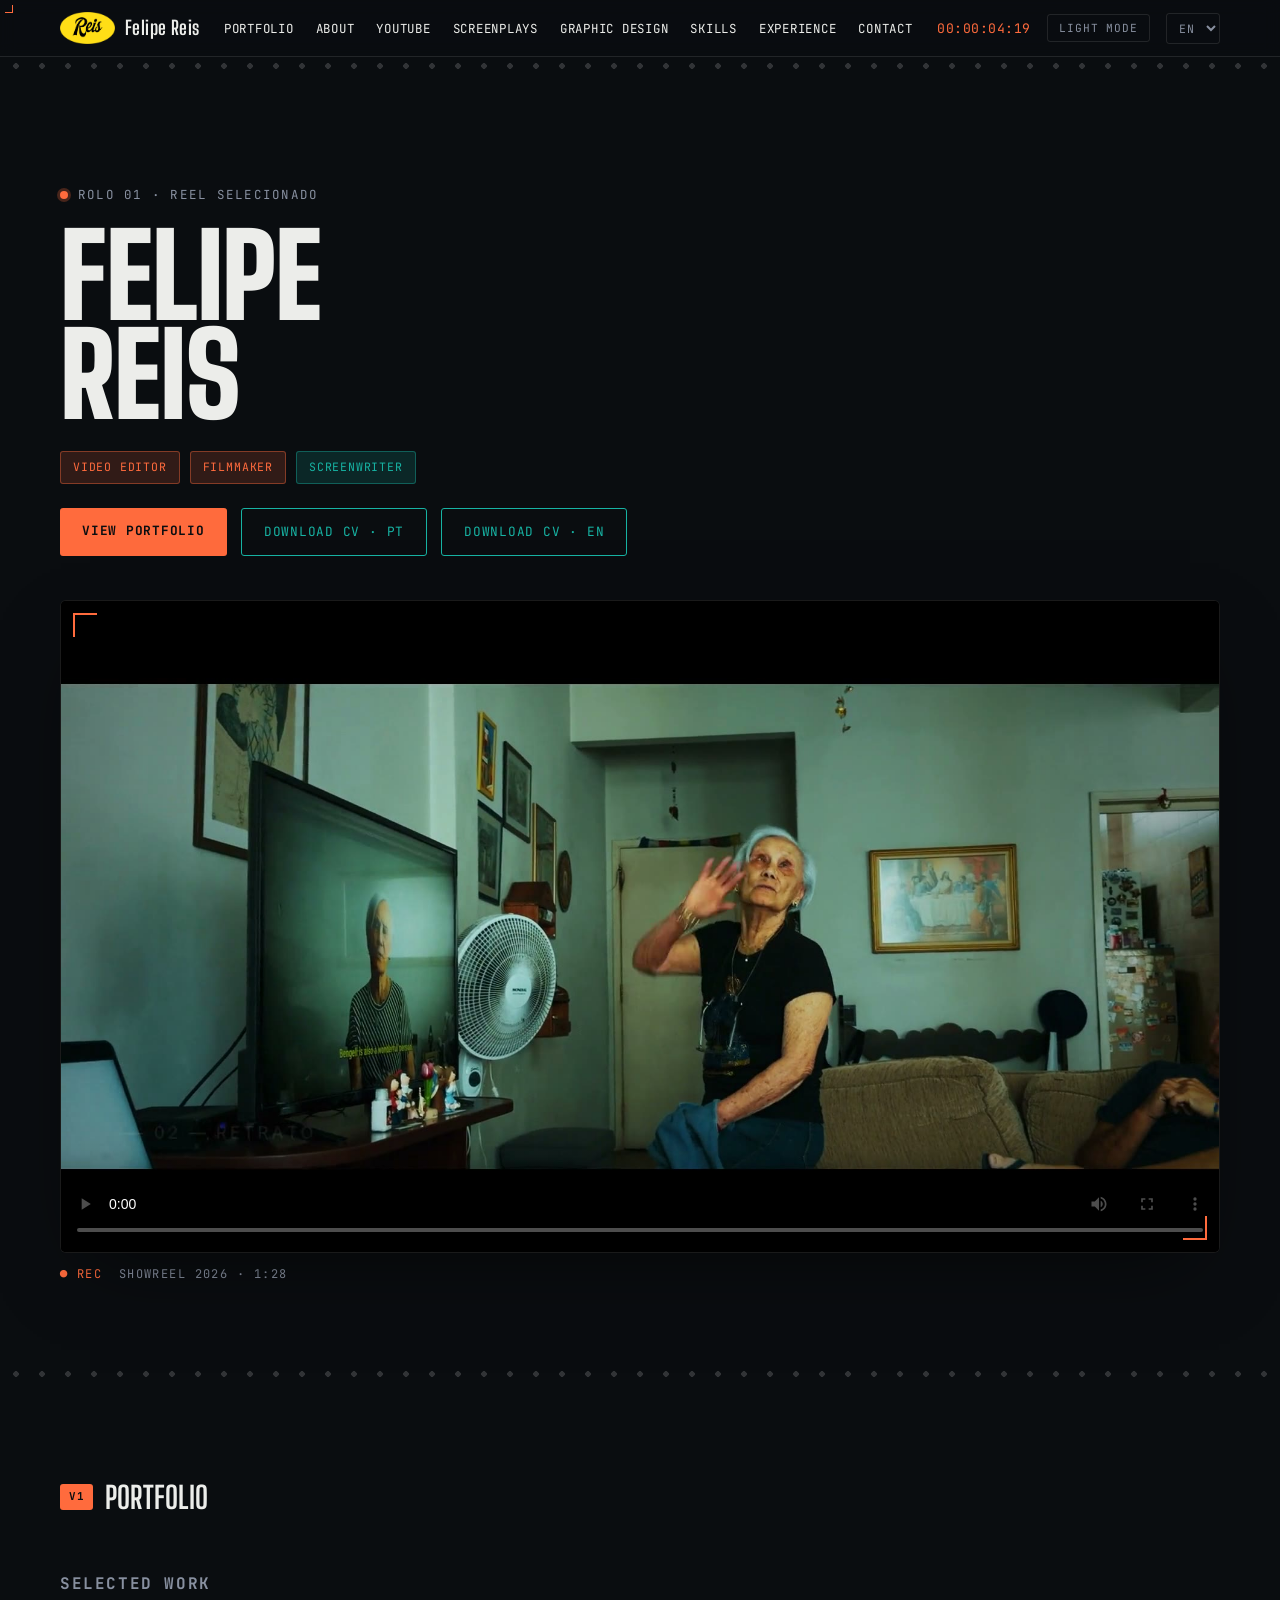
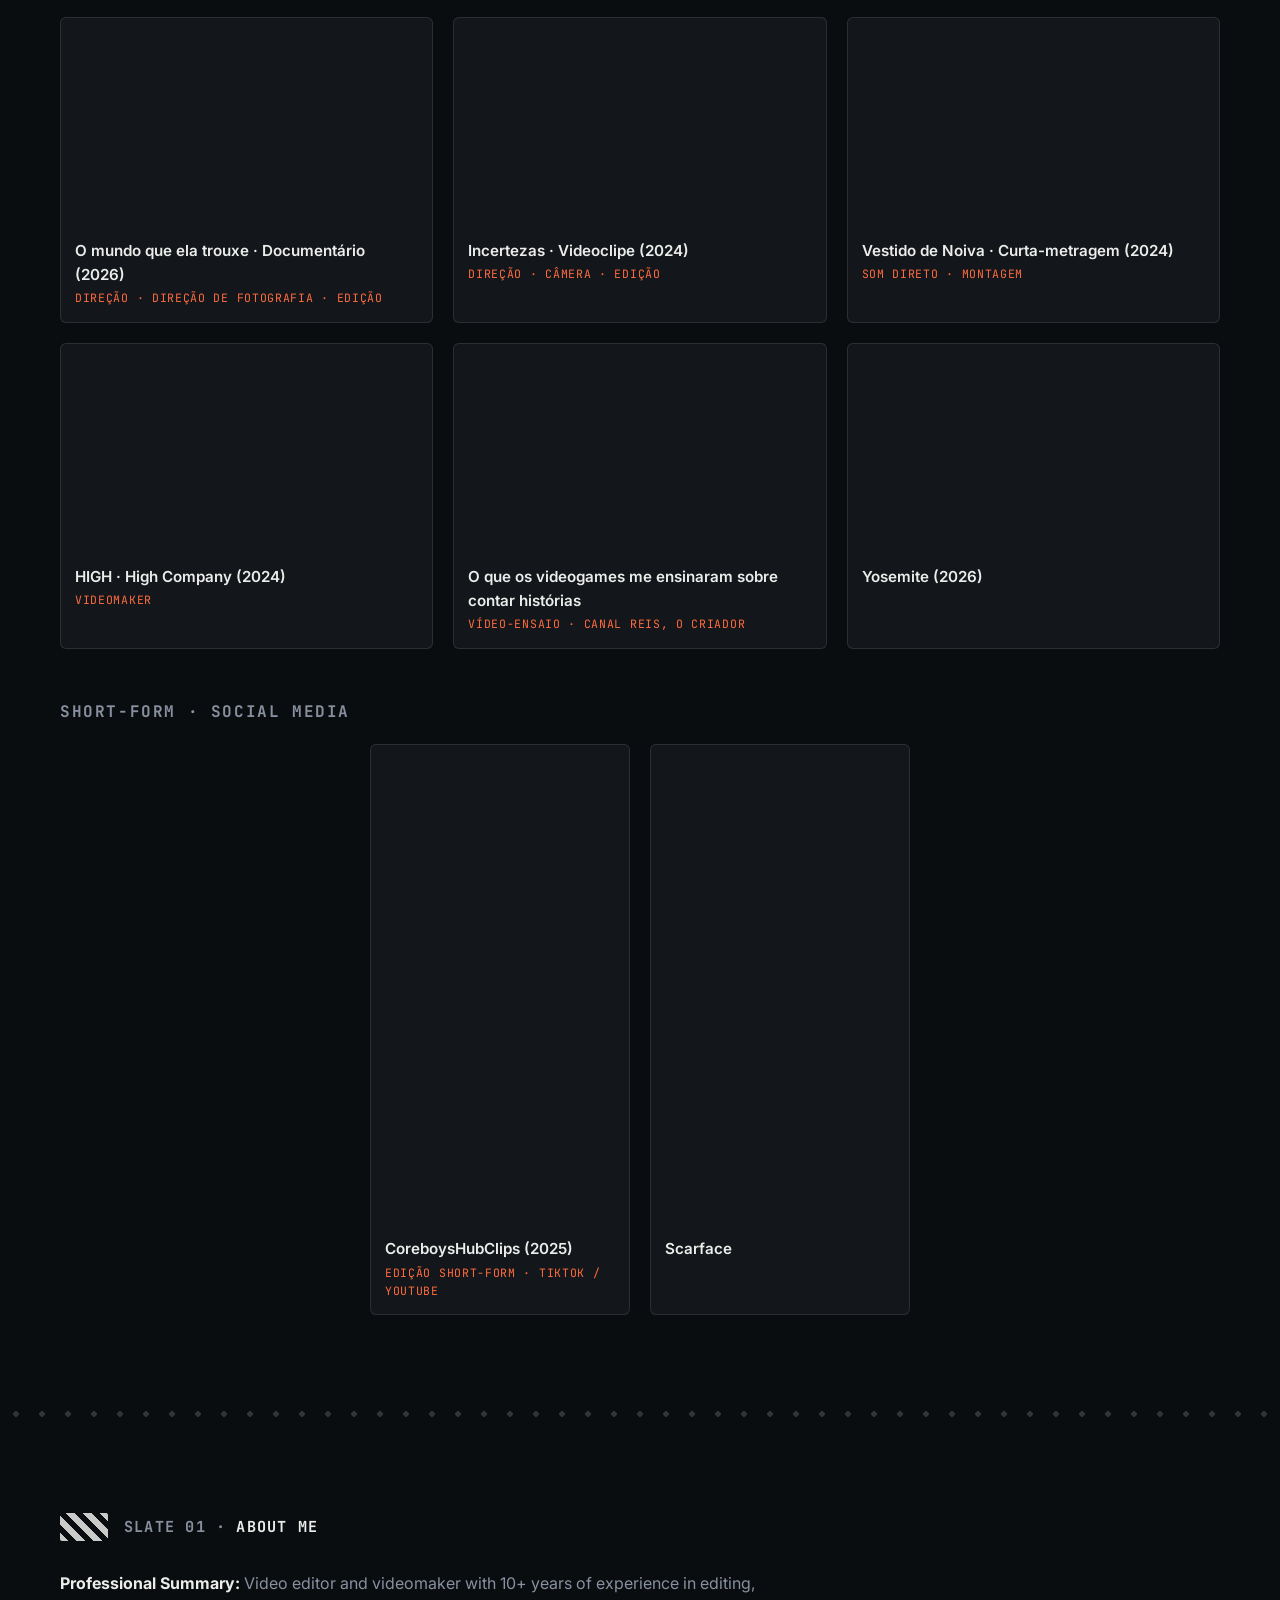
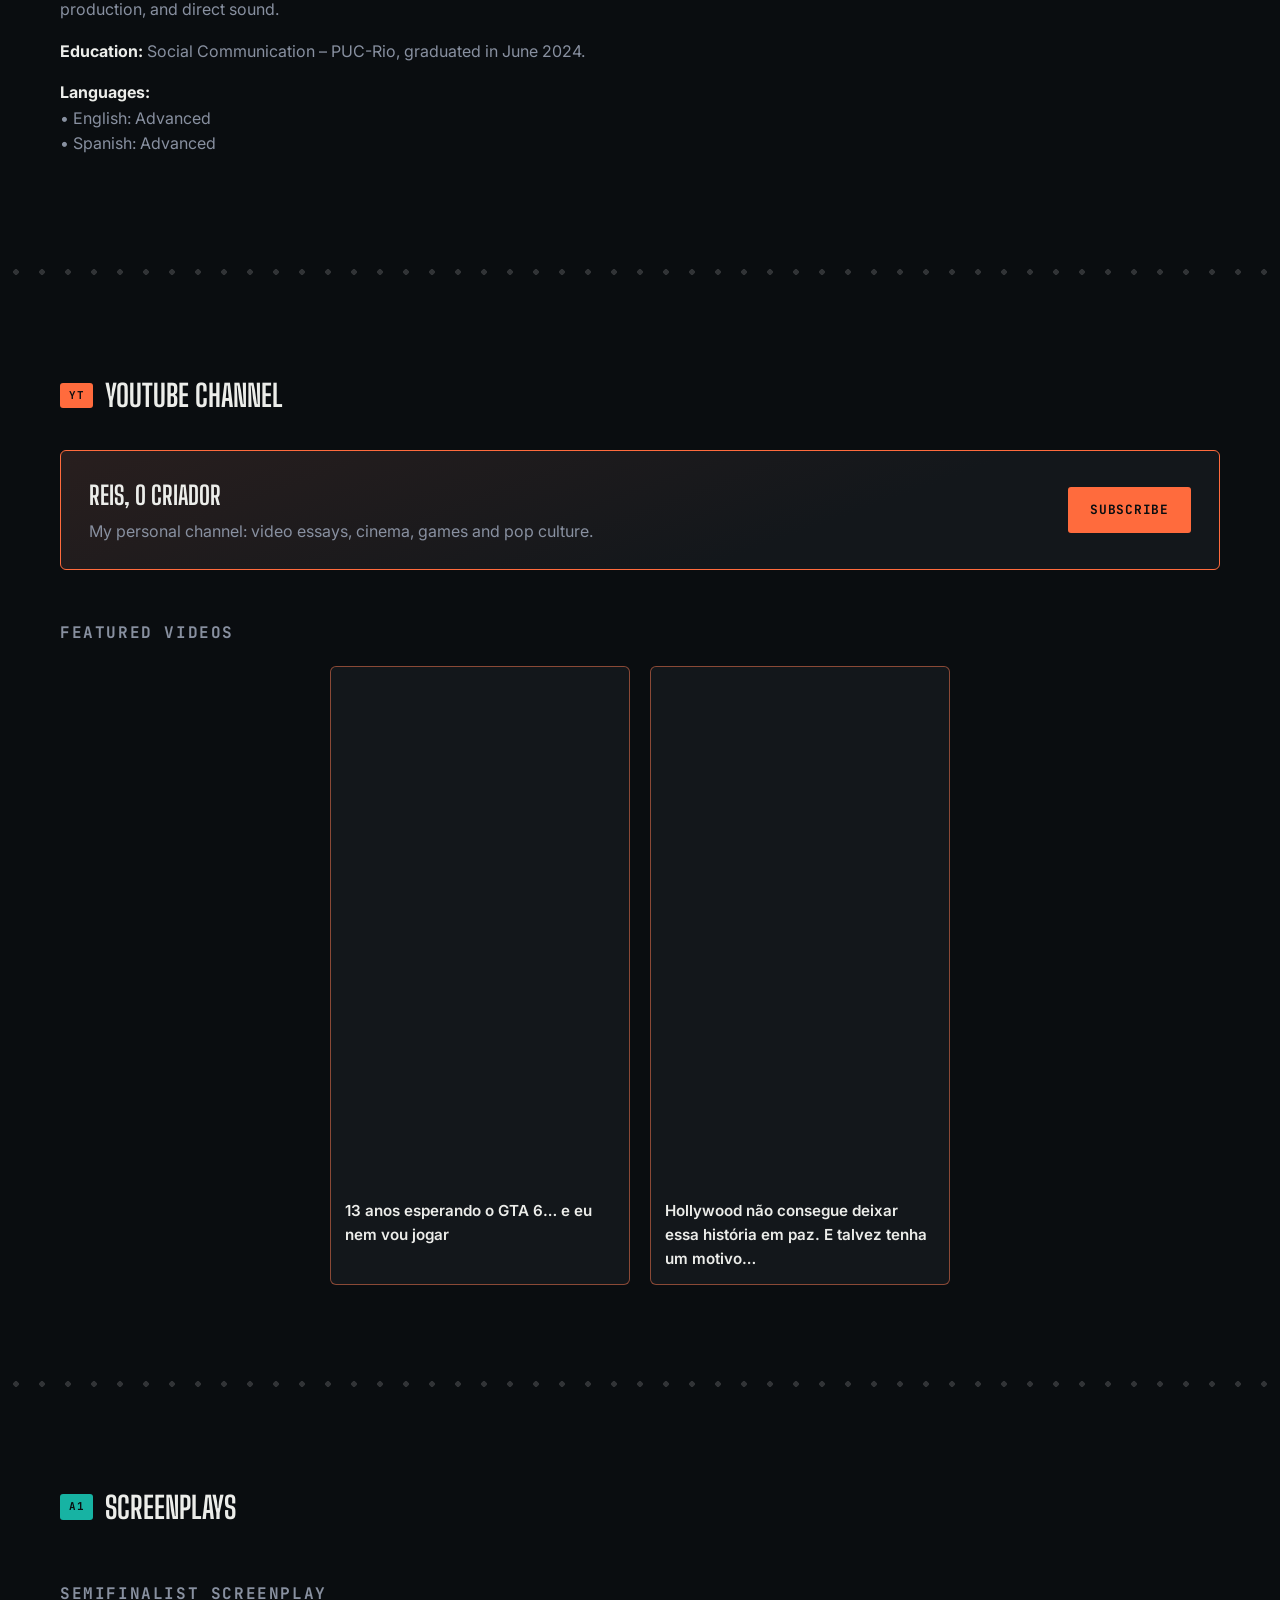
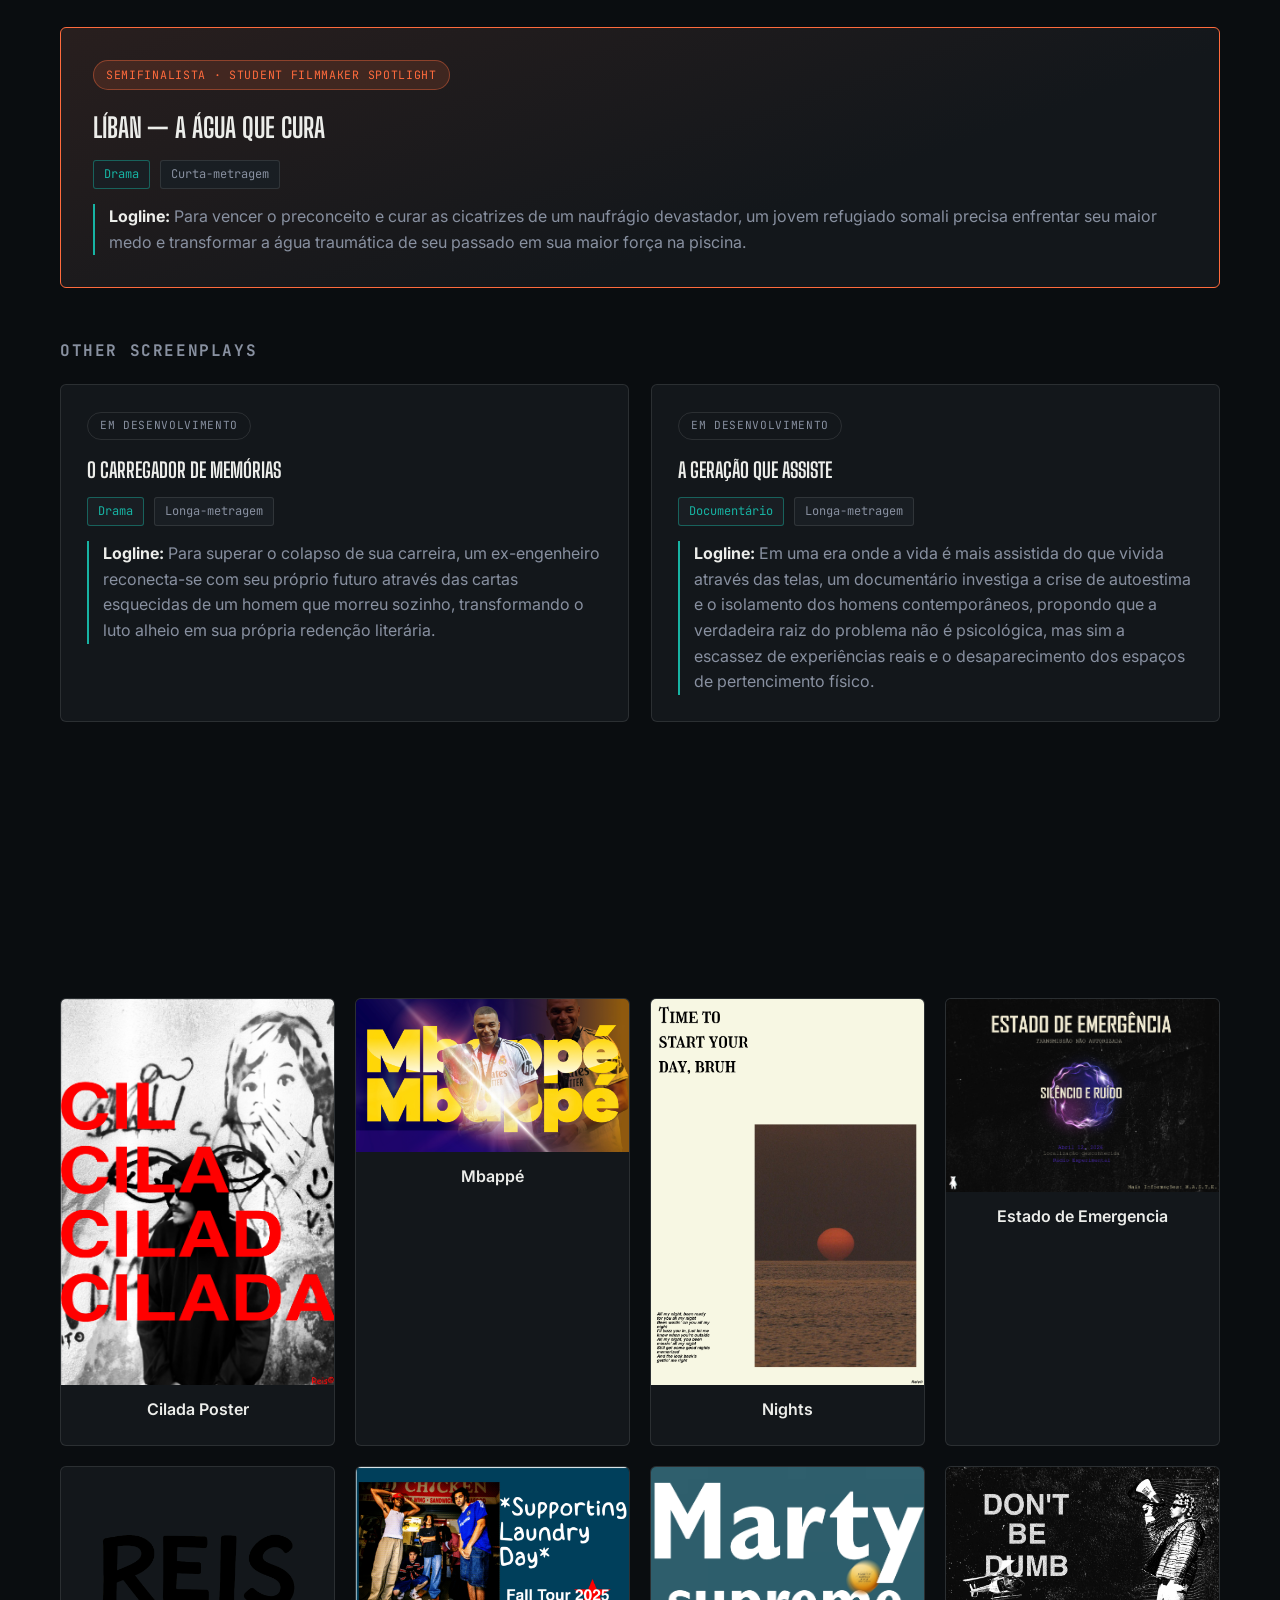
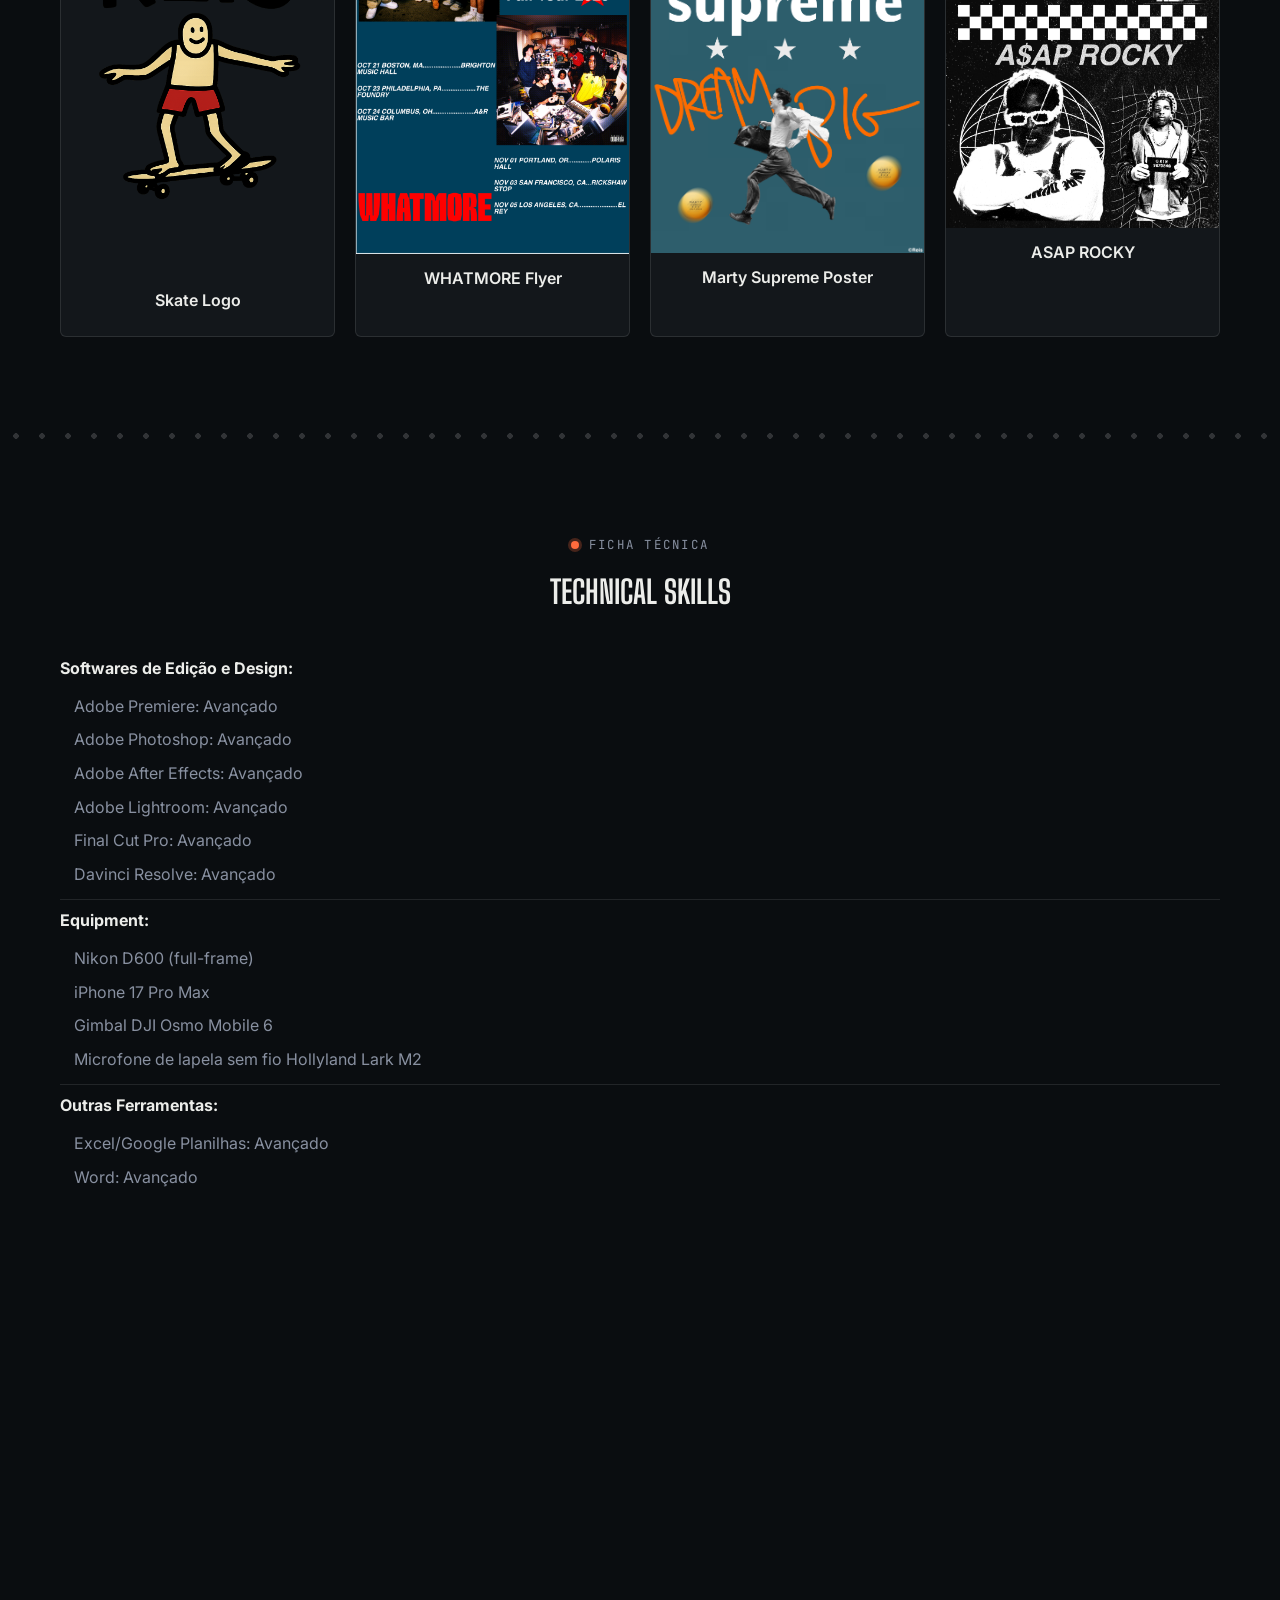
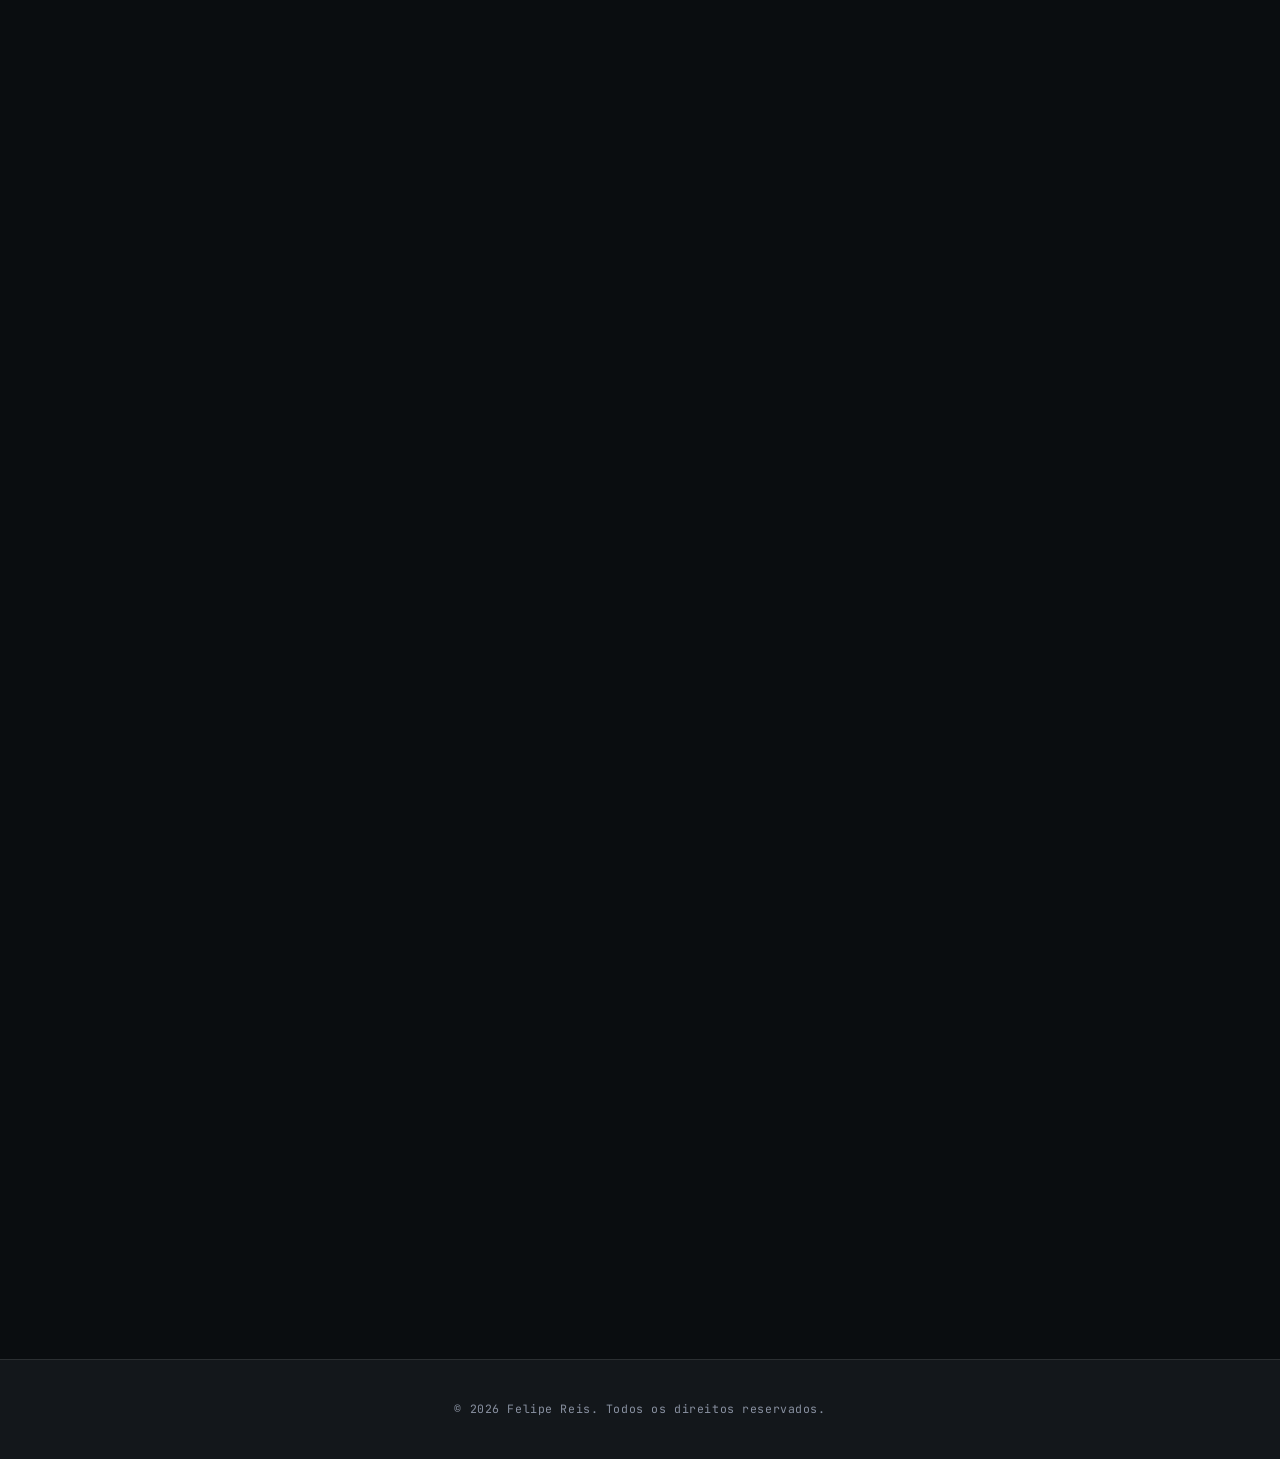
<file: index.html>
<!DOCTYPE html>
<html lang="pt-BR">

<head>
  <meta charset="UTF-8" />
  <meta name="viewport" content="width=device-width, initial-scale=1.0" />
  <title>Felipe Reis - Videomaker Portfolio</title>
  <meta name="description" content="Felipe Reis: editor de vídeo, videomaker e filmmaker no Rio de Janeiro. Showreel, documentários, videoclipes, curtas e conteúdo para redes." />
  <meta name="author" content="Felipe Reis" />
  <meta name="theme-color" content="#0A0D10" />
  <link rel="canonical" href="https://lipereis.github.io/video-portfolio/" />
  <link rel="icon" href="./img/reis_logo.png" />

  <!-- Open Graph (preview no WhatsApp, LinkedIn, Facebook) -->
  <meta property="og:type" content="website" />
  <meta property="og:locale" content="pt_BR" />
  <meta property="og:site_name" content="Felipe Reis" />
  <meta property="og:title" content="Felipe Reis · Editor de Vídeo &amp; Filmmaker" />
  <meta property="og:description" content="Showreel 2026 e trabalhos selecionados: documentário, videoclipe, curta-metragem, publicidade e short-form." />
  <meta property="og:url" content="https://lipereis.github.io/video-portfolio/" />
  <meta property="og:image" content="https://lipereis.github.io/video-portfolio/img/og-image.jpg" />
  <meta property="og:image:width" content="1200" />
  <meta property="og:image:height" content="630" />
  <meta property="og:image:alt" content="Frame do showreel de Felipe Reis" />

  <!-- Twitter / X -->
  <meta name="twitter:card" content="summary_large_image" />
  <meta name="twitter:title" content="Felipe Reis · Editor de Vídeo &amp; Filmmaker" />
  <meta name="twitter:description" content="Showreel 2026 e trabalhos selecionados: documentário, videoclipe, curta-metragem, publicidade e short-form." />
  <meta name="twitter:image" content="https://lipereis.github.io/video-portfolio/img/og-image.jpg" />
  <link rel="preconnect" href="https://fonts.googleapis.com">
  <link rel="preconnect" href="https://fonts.gstatic.com" crossorigin>
  <link href="https://fonts.googleapis.com/css2?family=Big+Shoulders+Display:wght@400;600;700;900&family=Inter:wght@400;500;600&family=JetBrains+Mono:wght@400;500;700&display=swap" rel="stylesheet">
  <link rel="stylesheet" href="styles.css" />
  <script>document.documentElement.classList.add('js');</script>
</head>

<body>
  <div id="cursor" aria-hidden="true">
    <span class="corner tl"></span><span class="corner tr"></span>
    <span class="corner bl"></span><span class="corner br"></span>
  </div>

  <header class="top">
    <div class="container top-row">
      <div class="brand">
        <img src="./img/reis_logo.png" alt="Felipe Reis Logo" class="logo" />
        <span>Felipe Reis</span>
      </div>

      <nav>
        <ul>
          <li><a href="#portfolio" id="nav-portfolio">Portfólio</a></li>
          <li><a href="#about" id="nav-about">Sobre</a></li>
          <li><a href="#youtube" id="nav-youtube">YouTube</a></li>
          <li><a href="#roteiros" id="nav-roteiros">Roteiros</a></li>
          <li><a href="#design" id="nav-design">Design Gráfico</a></li>
          <li><a href="#skills" id="nav-skills">Habilidades</a></li>
          <li><a href="#experience" id="nav-experience">Experiência</a></li>
          <li><a href="#contact" id="nav-contact">Contato</a></li>
        </ul>
      </nav>

      <div class="top-right">
        <span class="timecode" id="tc">00:00:00:00</span>
        <button class="theme-toggle" id="themeToggle" aria-pressed="false">Modo Claro</button>
        <div class="language-selector">
          <select id="language-select" onchange="changeLanguage()">
            <option value="pt">PT</option>
            <option value="en">EN</option>
          </select>
        </div>
      </div>
    </div>
  </header>

  <div class="filmrule"></div>

  <section class="hero">
    <div class="container">
      <p class="eyebrow">Rolo 01 · Reel Selecionado</p>
      <h1 class="hero-title">Felipe<br>Reis</h1>
      <div class="role-tags">
        <span class="tag v">Video Editor</span>
        <span class="tag v">Filmmaker</span>
        <span class="tag a">Screenwriter</span>
      </div>
      <div class="cta-row">
        <a class="btn solid" href="#portfolio" id="cta-portfolio">Ver Portfólio</a>
        <a class="btn outline" href="cv/Felipe_Reis_CV_PT.pdf" download id="cta-cv-pt">Baixar CV · PT</a>
        <a class="btn outline" href="cv/Felipe_Reis_CV_EN.pdf" download id="cta-cv-en">Baixar CV · EN</a>
      </div>

      <!-- SHOWREEL -->
      <figure class="showreel" id="showreel">
        <div class="showreel-frame">
          <video controls playsinline preload="metadata" poster="video/showreel_poster.jpg">
            <source src="video/showreel.mp4" type="video/mp4" />
          </video>
        </div>
        <figcaption><span class="rec">● REC</span> <span id="showreel-caption">Showreel 2026 · 1:28</span></figcaption>
      </figure>
    </div>
  </section>

  <div class="filmrule"></div>

  <section id="portfolio" class="track">
    <div class="container">
      <div class="track-header reveal">
        <h2 class="track-title"><span class="track-chip v">V1</span> <span id="portfolio-title">Portfólio</span></h2>
      </div>

      <!-- TRABALHOS SELECIONADOS (horizontais) -->
      <h3 class="portfolio-subtitle" id="films-title">Trabalhos Selecionados</h3>
      <div class="video-gallery" id="video-gallery"></div>

      <!-- SHORT-FORM (verticais) -->
      <h3 class="portfolio-subtitle" id="vertical-title">Short-form · Redes Sociais</h3>
      <div class="video-gallery vertical-gallery" id="vertical-gallery"></div>
    </div>
  </section>

  <div class="filmrule"></div>

  <section id="about" class="slate reveal">
    <div class="container">
      <div class="slate-header">
        <div class="slate-stripes"></div>
        <h2 class="slate-label"><span class="dim">Slate 01 ·</span> <span id="about-title">Sobre Mim</span></h2>
      </div>
      <div class="slate-body">
        <p id="about-objective"><strong>Resumo Profissional:</strong> Profissional com mais de 10 anos de experiência em edição de vídeo, atuando também em produção audiovisual e som direto.</p>
        <p id="about-education"><strong>Formação Acadêmica:</strong> Comunicação Social – Pontifícia Universidade Católica do Rio de Janeiro (PUC-Rio), formado em Junho/2024.</p>
        <p id="about-languages"><strong>Idiomas:</strong><br>• Inglês: Avançado<br>• Espanhol: Avançado</p>
      </div>
    </div>
  </section>

  <div class="filmrule"></div>

  <!-- SEÇÃO CANAL DO YOUTUBE -->
  <section id="youtube" class="track">
    <div class="container">
      <div class="track-header reveal">
        <h2 class="track-title"><span class="track-chip v">YT</span> <span id="youtube-title">Canal no YouTube</span></h2>
      </div>
      <div class="channel-banner">
        <div class="channel-info">
          <p class="channel-name">Reis, o Criador</p>
          <p class="channel-desc" id="youtube-desc">Meu canal pessoal: vídeo-ensaios, cinema, games e cultura pop.</p>
        </div>
        <a class="btn solid" id="youtube-cta" href="https://www.youtube.com/@reisocriador?sub_confirmation=1" target="_blank" rel="noopener">Inscrever-se</a>
      </div>
      <h3 class="portfolio-subtitle" id="youtube-featured-title">Vídeos em Destaque</h3>
      <div class="video-gallery featured-gallery" id="youtube-gallery"></div>
    </div>
  </section>

  <div class="filmrule"></div>

  <!-- SEÇÃO DE ROTEIROS -->
  <section id="roteiros" class="track">
    <div class="container">
      <div class="track-header reveal">
        <h2 class="track-title"><span class="track-chip a">A1</span> <span id="roteiros-title">Roteiros</span></h2>
      </div>

      <!-- MODELO A: ROTEIRO SEMIFINALISTA -->
      <h3 class="portfolio-subtitle" id="semifinalist-title">Roteiro Semifinalista</h3>
      <div class="screenplay-gallery">
        <article class="screenplay-card featured">
          <span class="award-badge">Semifinalista · Student Filmmaker Spotlight</span>
          <h4 class="screenplay-title">Líban — A Água Que Cura</h4>
          <div class="screenplay-meta">
            <span class="meta-tag genre">Drama</span>
            <span class="meta-tag format">Curta-metragem</span>
          </div>
          <p class="screenplay-logline"><strong>Logline:</strong> Para vencer o preconceito e curar as cicatrizes de um naufrágio devastador, um jovem refugiado somali precisa enfrentar seu maior medo e transformar a água traumática de seu passado em sua maior força na piscina.</p>
        </article>
      </div>

      <!-- MODELO B: OUTROS ROTEIROS DO PORTFÓLIO -->
      <h3 class="portfolio-subtitle" id="other-screenplays-title">Outros Roteiros</h3>
      <div class="screenplay-gallery standard">
        <article class="screenplay-card">
          <span class="status-badge in-development">Em Desenvolvimento</span>
          <h4 class="screenplay-title">O Carregador de Memórias</h4>
          <div class="screenplay-meta">
            <span class="meta-tag genre">Drama</span>
            <span class="meta-tag format">Longa-metragem</span>
          </div>
          <p class="screenplay-logline"><strong>Logline:</strong> Para superar o colapso de sua carreira, um ex-engenheiro reconecta-se com seu próprio futuro através das cartas esquecidas de um homem que morreu sozinho, transformando o luto alheio em sua própria redenção literária.</p>
        </article>

        <article class="screenplay-card">
          <span class="status-badge in-development">Em Desenvolvimento</span>
          <h4 class="screenplay-title">A Geração Que Assiste</h4>
          <div class="screenplay-meta">
            <span class="meta-tag genre">Documentário</span>
            <span class="meta-tag format">Longa-metragem</span>
          </div>
          <p class="screenplay-logline"><strong>Logline:</strong> Em uma era onde a vida é mais assistida do que vivida através das telas, um documentário investiga a crise de autoestima e o isolamento dos homens contemporâneos, propondo que a verdadeira raiz do problema não é psicológica, mas sim a escassez de experiências reais e o desaparecimento dos espaços de pertencimento físico.</p>
        </article>
      </div>
    </div>
  </section>

  <div class="filmrule"></div>

  <!-- SEÇÃO DE DESIGN GRÁFICO -->
  <section id="design" class="track">
    <div class="container">
      <div class="track-header reveal">
        <h2 class="track-title"><span class="track-chip v">V2</span> <span id="design-title">Design Gráfico</span></h2>
      </div>
      <div class="design-gallery" id="design-gallery"></div>
    </div>
  </section>

  <div class="filmrule"></div>

  <section id="skills" class="reveal">
    <div class="container">
      <p class="eyebrow center">Ficha Técnica</p>
      <h2 id="skills-title">Habilidades Técnicas</h2>
      <ul>
        <li><strong>Softwares de Edição e Design:</strong>
          <ul>
            <li>Adobe Premiere: Avançado</li>
            <li>Adobe Photoshop: Avançado</li>
            <li>Adobe After Effects: Avançado</li>
            <li>Adobe Lightroom: Avançado</li>
            <li>Final Cut Pro: Avançado</li>
            <li>Davinci Resolve: Avançado</li>
          </ul>
        </li>
        <li><strong id="equipment-title">Equipamentos:</strong>
          <ul>
            <li>Nikon D600 (full-frame)</li>
            <li>iPhone 17 Pro Max</li>
            <li>Gimbal DJI Osmo Mobile 6</li>
            <li>Microfone de lapela sem fio Hollyland Lark M2</li>
          </ul>
        </li>
        <li><strong>Outras Ferramentas:</strong>
          <ul>
            <li>Excel/Google Planilhas: Avançado</li>
            <li>Word: Avançado</li>
          </ul>
        </li>
      </ul>
    </div>
  </section>

  <section id="experience" class="reveal">
    <div class="container">
      <p class="eyebrow center">Créditos</p>
      <h2 id="experience-title">Experiência Profissional</h2>
      <ul>
        <li><strong>Diretor de fotografia/Editor/Diretor – O mundo que ela trouxe (2026)</strong></li>
        <li><strong>Som Direto – Documentário universitário “Em busca de um lar” (2022)</strong></li>
        <li><strong>Assistente de Produção – Curta universitário “Paragominas” (2023)</strong></li>
        <li><strong>Estagiário nas Ilhas de Edição – PUC-Rio (Agosto de 2023 – Fevereiro de 2024)</strong></li>
        <li><strong>Som Direto/Montagem – Curta “Vestido de Noiva” (2024)</strong></li>
        <li><strong>Analista de Audiovisual – Nosso Olhar Carioca, @nossoolharcarioca (2025 – atual)</strong></li>
        <li><strong>Videomaker/Editor/Diretor – Videoclipe Incertezas (2024)</strong></li>
        <li><strong>Videomaker – High Company (2024)</strong></li>
        <li>
          <strong>Content Creator / Video Editor – CoreboysHubClips (2025)</strong><br>
          <a href="https://www.tiktok.com/@coreboyshubclips" target="_blank">TikTok</a> |
          <a href="https://www.youtube.com/@CoreboysHubClips" target="_blank">YouTube</a>
        </li>
      </ul>

      <h3 id="project-title">Projeto Pessoal</h3>
      <p id="project-desc">Perfil no TikTok sobre moda, cinema e música:
        <a href="https://www.tiktok.com/@ladobdacena" target="_blank">Lado B da Cena</a>
      </p>

      <p id="project-desc">Perfil no Substack sobre moda, cinema e música:
        <a href="https://substack.com/@ladobdacena" target="_blank">Lado B da Cena</a>
      </p>

      <h3 id="certificates-title">Certificados</h3>
      <ul>
        <li>2013 – Exame A1 Movers Cambridge English</li>
        <li>2019 – Diploma de término de curso Cultura Inglesa</li>
        <li>2022 – Curso Office 365</li>
        <li>2023 – Curso Edição e Negócios</li>
        <li>2024 – Curso Comercialização e Distribuição para o Audiovisual</li>
        <li>2024 – Curso Legislação e Negócios para o Audiovisual</li>
        <li>2024 – Curso Formação Pedagógica: Empreendedorismo e BNCC</li>
      </ul>
    </div>
  </section>

  <div class="filmrule"></div>

  <section id="contact" class="credits reveal">
    <div class="container">
      <p class="credits-title">Fim · <span id="contact-title">Contato</span></p>
      <p id="contact-phone"><strong>Telefone:</strong> (21) 9 7455-4444</p>
      <p id="contact-instagram"><strong>Instagram:</strong> @insidereismind</p>
      <p id="contact-email"><strong>E-mail:</strong> <a href="mailto:lipereis99@hotmail.com">lipereis99@hotmail.com</a></p>
      <p id="contact-linkedin"><strong>LinkedIn:</strong> <a href="https://www.linkedin.com/in/felipe-gomes-0220b7247/" target="_blank">Felipe Gomes</a></p>
    </div>
  </section>

  <footer>
    <div class="container">
      <p>&copy; 2026 Felipe Reis. Todos os direitos reservados.</p>
    </div>
  </footer>

  <script src="script.js"></script>
</body>

</html>
</file>
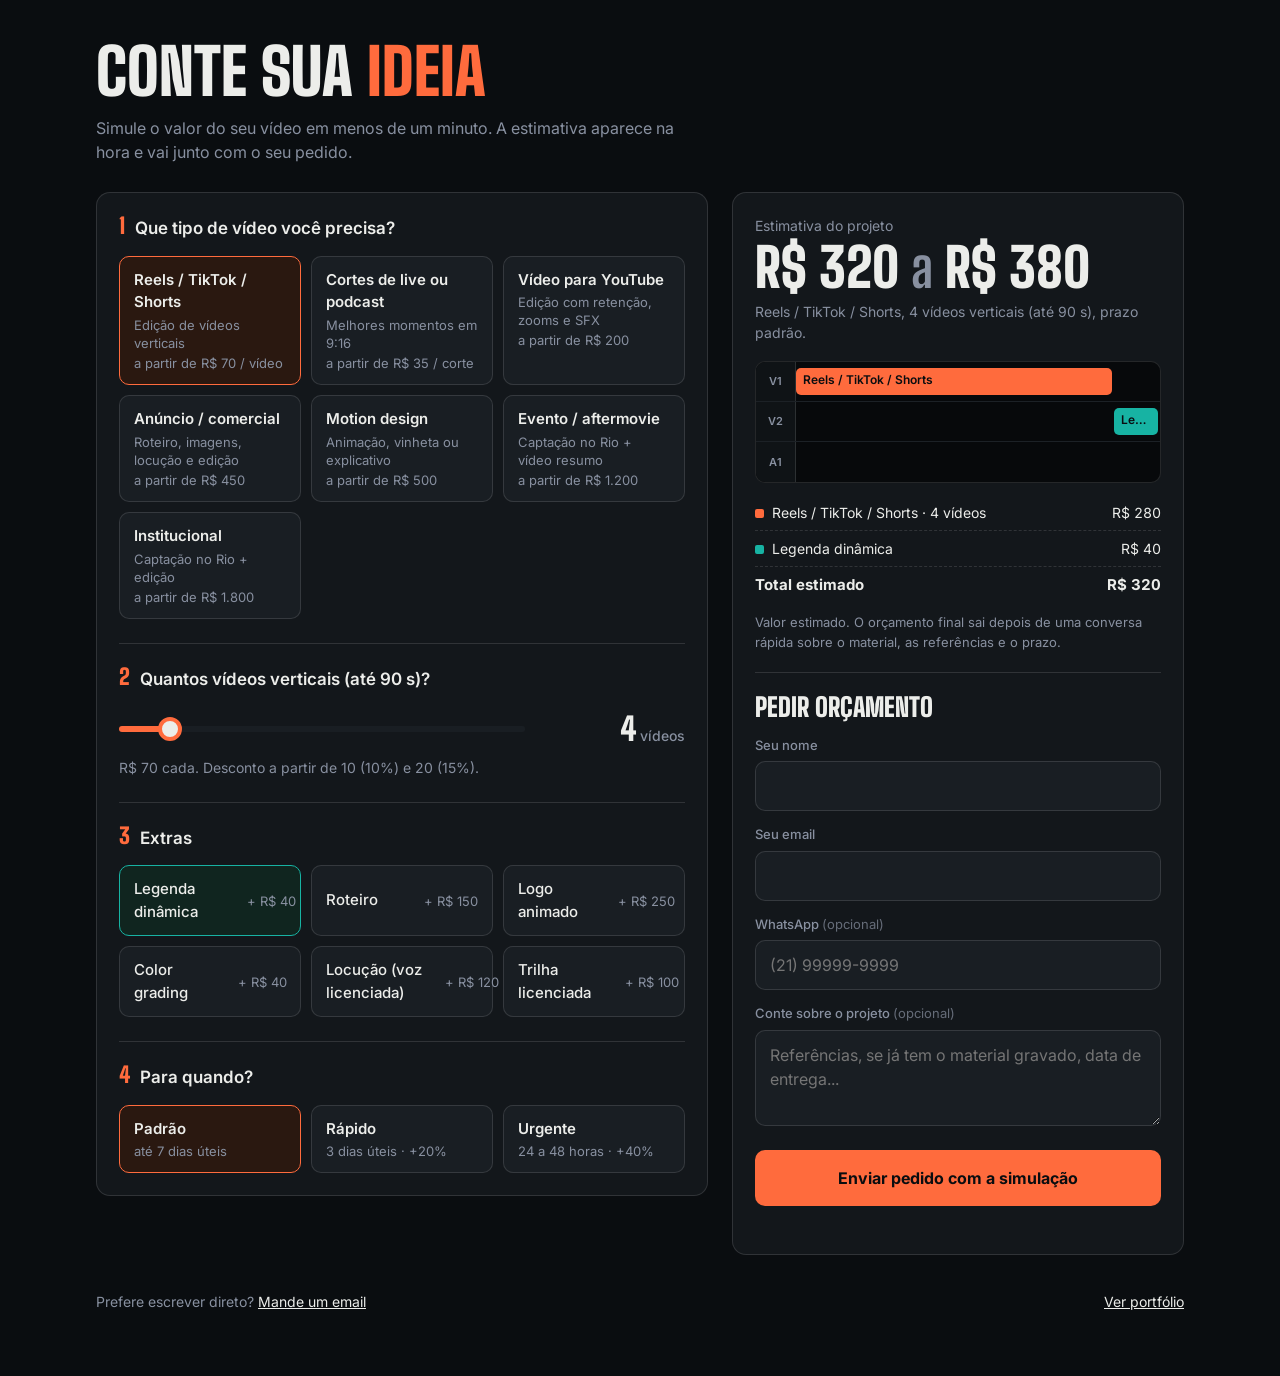
<file: orcamento/index.html>
<!DOCTYPE html>
<html lang="pt-BR">

<head>
  <meta charset="UTF-8" />
  <meta name="viewport" content="width=device-width, initial-scale=1.0" />
  <title>Orçamento · Felipe Reis</title>
  <meta name="description" content="Simule o orçamento do seu vídeo e peça uma proposta para Felipe Reis: edição, motion e captação." />
  <meta name="theme-color" content="#0A0D10" />
  <link rel="icon" href="../img/reis_logo.png" />
  <meta property="og:title" content="Orçamento · Felipe Reis" />
  <meta property="og:description" content="Simule o valor do seu vídeo em menos de um minuto e mande o pedido direto." />
  <meta property="og:image" content="https://lipereis.github.io/video-portfolio/img/og-image.jpg" />
  <link rel="preconnect" href="https://fonts.googleapis.com">
  <link rel="preconnect" href="https://fonts.gstatic.com" crossorigin>
  <link href="https://fonts.googleapis.com/css2?family=Big+Shoulders+Display:wght@700;900&family=Inter:wght@400;500;600;700&display=swap" rel="stylesheet">
  <style>
    :root {
      color-scheme: dark;
      --bg: #0A0D10;
      --surface: #13171B;
      --surface-2: #191E23;
      --text: #ECEDEA;
      --muted: #8890A0;
      --orange: #FF6B3D;
      --teal: #17B3A3;
      --violet: #7C6CF0;
      --border: rgba(255, 255, 255, .12);
    }

    * { margin: 0; padding: 0; box-sizing: border-box; min-width: 0; }

    body {
      background: var(--bg);
      color: var(--text);
      font: 16px/1.5 'Inter', system-ui, sans-serif;
      overflow-x: clip;
    }

    .wrap { max-width: 1120px; margin: 0 auto; padding: 40px 16px 64px; }

    header { margin-bottom: 28px; }

    h1 {
      font-family: 'Big Shoulders Display', sans-serif;
      font-weight: 900;
      font-size: clamp(40px, 7vw, 64px);
      line-height: 1;
      text-transform: uppercase;
    }

    h1 span { color: var(--orange); }

    .lead {
      margin-top: 12px;
      color: var(--muted);
      font-size: 16px;
      max-width: 60ch;
    }

    .grid {
      display: grid;
      grid-template-columns: minmax(0, 1.15fr) minmax(0, .85fr);
      gap: 24px;
      align-items: start;
    }

    .panel {
      background: var(--surface);
      border: 1px solid var(--border);
      border-radius: 14px;
      padding: 22px;
    }

    .step + .step { margin-top: 24px; padding-top: 22px; border-top: 1px solid var(--border); }

    h2 {
      display: flex;
      gap: 10px;
      align-items: baseline;
      font-size: 17px;
      font-weight: 600;
      margin-bottom: 14px;
    }

    h2 b {
      font: 900 22px/1 'Big Shoulders Display', sans-serif;
      color: var(--orange);
    }

    .opts { display: grid; grid-template-columns: repeat(auto-fill, minmax(165px, 1fr)); gap: 10px; }
    .opts.three { grid-template-columns: repeat(3, minmax(0, 1fr)); }

    .opt { position: relative; }
    .opt input { position: absolute; opacity: 0; pointer-events: none; }

    .opt label {
      display: block;
      height: 100%;
      padding: 12px 14px;
      border: 1px solid var(--border);
      border-radius: 10px;
      background: var(--surface-2);
      cursor: pointer;
      transition: border-color .15s, background .15s;
    }

    .opt label:hover { border-color: rgba(255, 255, 255, .3); }
    .opt input:checked + label { border-color: var(--orange); background: #2a1810; }
    .opt input:focus-visible + label { outline: 2px solid var(--text); outline-offset: 2px; }
    .opt strong { display: block; font-size: 15px; font-weight: 600; }
    .opt span { display: block; color: var(--muted); font-size: 13px; line-height: 1.4; margin-top: 2px; }

    .chk label { display: flex; justify-content: space-between; align-items: center; gap: 10px; min-height: 48px; }
    .chk label strong { font-weight: 500; }
    .chk label span { margin: 0; white-space: nowrap; }
    .chk input:checked + label { border-color: var(--teal); background: #10251f; }

    .qty { display: grid; grid-template-columns: minmax(0, 1fr) auto; gap: 16px; align-items: center; }

    .qty output {
      font: 900 32px/1 'Big Shoulders Display', sans-serif;
      white-space: nowrap;
      min-width: 4.5em;
      text-align: right;
    }

    .qty output small { font: 500 14px 'Inter', sans-serif; color: var(--muted); margin-left: 4px; }
    .hint { color: var(--muted); font-size: 14px; margin-top: 6px; }

    input[type=range] { -webkit-appearance: none; appearance: none; width: 100%; height: 44px; background: transparent; cursor: pointer; }
    input[type=range]::-webkit-slider-runnable-track { height: 6px; border-radius: 3px; background: linear-gradient(90deg, var(--orange) var(--p, 50%), var(--surface-2) var(--p, 50%)); }
    input[type=range]::-moz-range-track { height: 6px; border-radius: 3px; background: var(--surface-2); }
    input[type=range]::-moz-range-progress { height: 6px; border-radius: 3px; background: var(--orange); }
    input[type=range]::-webkit-slider-thumb { -webkit-appearance: none; width: 24px; height: 24px; margin-top: -9px; border-radius: 50%; background: var(--text); border: 4px solid var(--orange); }
    input[type=range]::-moz-range-thumb { width: 16px; height: 16px; border-radius: 50%; background: var(--text); border: 4px solid var(--orange); }
    input[type=range]:focus-visible { outline: 2px solid var(--text); outline-offset: 2px; border-radius: 6px; }

    .result { position: sticky; top: 16px; }
    .rlabel { color: var(--muted); font-size: 14px; }

    .total {
      font: 900 clamp(38px, 5vw, 54px)/1.05 'Big Shoulders Display', sans-serif;
      margin: 4px 0;
    }

    .total span { color: var(--muted); font-weight: 700; }

    .tl { margin: 18px 0 6px; border: 1px solid var(--border); border-radius: 10px; background: #07090b; overflow: hidden; }
    .trk { display: flex; height: 40px; border-bottom: 1px solid #1c2126; }
    .trk:last-child { border: 0; }
    .trk > em { flex: none; width: 40px; display: grid; place-items: center; font: 600 11px 'Inter', sans-serif; font-style: normal; color: var(--muted); background: #0f1316; border-right: 1px solid var(--border); }
    .lane { position: relative; flex: 1; }
    .clip { position: absolute; top: 6px; bottom: 6px; border-radius: 5px; padding: 3px 7px; font-size: 12px; color: #0A0D10; font-weight: 600; overflow: hidden; white-space: nowrap; text-overflow: ellipsis; transition: left .3s ease, width .3s ease; }
    .clip.v1 { background: var(--orange); }
    .clip.v2 { background: var(--teal); }
    .clip.a1 { background: var(--violet); color: #fff; }

    .lines { list-style: none; margin-top: 12px; font-size: 14px; }
    .lines li { display: flex; justify-content: space-between; gap: 12px; padding: 7px 0; border-bottom: 1px dashed var(--border); }
    .lines li span:last-child { white-space: nowrap; font-variant-numeric: tabular-nums; }
    .lines li.neg span:last-child { color: var(--teal); }
    .lines li.sum { border: 0; font-weight: 700; font-size: 15px; }
    .lines i { display: inline-block; width: 9px; height: 9px; border-radius: 2px; margin-right: 8px; }

    .fine { color: var(--muted); font-size: 13px; margin-top: 10px; line-height: 1.5; }

    form { margin-top: 20px; padding-top: 20px; border-top: 1px solid var(--border); }
    form h3 { font: 900 26px/1.1 'Big Shoulders Display', sans-serif; text-transform: uppercase; }

    label.f {
      display: block;
      margin: 14px 0 6px;
      font-size: 13px;
      font-weight: 500;
      color: var(--muted);
    }

    label.f .opt-t { font-weight: 400; opacity: .7; }

    .field {
      width: 100%;
      padding: 12px 14px;
      border-radius: 10px;
      border: 1px solid var(--border);
      background: var(--surface-2);
      color: var(--text);
      font: inherit;
      font-size: 16px;
    }

    textarea.field { min-height: 96px; resize: vertical; }
    .field:focus { outline: 2px solid var(--orange); outline-offset: 1px; }

    .hp { position: absolute; left: -9999px; }

    .btn {
      display: block;
      width: 100%;
      margin-top: 18px;
      padding: 16px;
      border: 0;
      border-radius: 10px;
      background: var(--orange);
      color: #0A0D10;
      font: inherit;
      font-weight: 700;
      font-size: 16px;
      cursor: pointer;
    }

    .btn[disabled] { opacity: .6; cursor: wait; }
    .btn:focus-visible { outline: 2px solid var(--text); outline-offset: 2px; }

    .status { margin-top: 12px; font-size: 14px; text-align: center; min-height: 1em; }
    .status.err { color: #FF8A8A; }

    .done {
      display: none;
      margin-top: 20px;
      padding: 26px 18px;
      border-radius: 12px;
      background: var(--surface-2);
      border: 1px solid var(--border);
      text-align: center;
    }

    .done h3 { font: 900 32px/1 'Big Shoulders Display', sans-serif; text-transform: uppercase; color: var(--teal); }
    .done p { margin-top: 10px; color: var(--muted); }

    .foot { margin-top: 36px; display: flex; flex-wrap: wrap; justify-content: space-between; gap: 8px 24px; color: var(--muted); font-size: 14px; }
    .foot a { color: var(--text); }

    .bar { display: none; }

    @media (max-width: 900px) {
      .grid { grid-template-columns: minmax(0, 1fr); }
      .result { position: static; }
    }

    @media (max-width: 600px) {
      .panel { padding: 16px; }
      .opts.three { grid-template-columns: minmax(0, 1fr); }
      body { padding-bottom: 76px; }
      .bar {
        display: flex;
        position: fixed;
        left: 0; right: 0; bottom: 0;
        z-index: 5;
        align-items: center;
        justify-content: space-between;
        gap: 12px;
        padding: 10px 16px calc(10px + env(safe-area-inset-bottom, 0px));
        background: rgba(10, 13, 16, .92);
        backdrop-filter: blur(6px);
        border-top: 1px solid var(--border);
      }
      .bar b { font: 900 24px/1 'Big Shoulders Display', sans-serif; white-space: nowrap; }
      .bar small { color: var(--muted); font-size: 12px; }
      .bar a { padding: 12px 16px; border-radius: 10px; background: var(--orange); color: #0A0D10; font-weight: 700; text-decoration: none; font-size: 15px; }
    }

    @media (prefers-reduced-motion: reduce) { .clip { transition: none; } }
  </style>
</head>

<body>
  <div class="wrap">
    <header>
      <h1>Conte sua <span>ideia</span></h1>
      <p class="lead">Simule o valor do seu vídeo em menos de um minuto. A estimativa aparece na hora e vai junto com o seu pedido.</p>
    </header>

    <div class="grid">
      <section class="panel" aria-label="Opções do vídeo">
        <div class="step">
          <h2><b>1</b> Que tipo de vídeo você precisa?</h2>
          <div class="opts" id="svcs"></div>
        </div>
        <div class="step">
          <h2><b>2</b> <span id="qtyTitle">Quantidade</span></h2>
          <div class="qty">
            <input type="range" id="qty" aria-describedby="qtyHint" aria-labelledby="qtyTitle">
            <output id="qtyOut" for="qty"></output>
          </div>
          <p class="hint" id="qtyHint"></p>
        </div>
        <div class="step">
          <h2><b>3</b> Extras</h2>
          <div class="opts" id="extras"></div>
        </div>
        <div class="step">
          <h2><b>4</b> Para quando?</h2>
          <div class="opts three" id="prazos"></div>
        </div>
      </section>

      <aside class="panel result" id="resultado">
        <div aria-live="polite">
          <p class="rlabel">Estimativa do projeto</p>
          <div class="total" id="total"></div>
          <p class="rlabel" id="totalNote"></p>
        </div>
        <div class="tl" aria-hidden="true">
          <div class="trk"><em>V1</em><div class="lane" id="l1"></div></div>
          <div class="trk"><em>V2</em><div class="lane" id="l2"></div></div>
          <div class="trk"><em>A1</em><div class="lane" id="l3"></div></div>
        </div>
        <ul class="lines" id="lines"></ul>
        <p class="fine">Valor estimado. O orçamento final sai depois de uma conversa rápida sobre o material, as referências e o prazo.</p>

        <form id="form" novalidate>
          <h3>Pedir orçamento</h3>
          <label class="f" for="nome">Seu nome</label>
          <input class="field" id="nome" name="nome" autocomplete="name" required />

          <label class="f" for="email">Seu email</label>
          <input class="field" id="email" name="email" type="email" autocomplete="email" inputmode="email" required />

          <label class="f" for="whatsapp">WhatsApp <span class="opt-t">(opcional)</span></label>
          <input class="field" id="whatsapp" name="whatsapp" type="tel" autocomplete="tel" inputmode="tel" placeholder="(21) 99999-9999" />

          <label class="f" for="mensagem">Conte sobre o projeto <span class="opt-t">(opcional)</span></label>
          <textarea class="field" id="mensagem" name="mensagem" placeholder="Referências, se já tem o material gravado, data de entrega..."></textarea>

          <input class="hp" type="text" name="_honey" tabindex="-1" autocomplete="off" aria-hidden="true" />

          <button class="btn" id="enviar" type="submit">Enviar pedido com a simulação</button>
          <div class="status" id="status" role="status" aria-live="polite"></div>
        </form>

        <div class="done" id="done">
          <h3>Recebido!</h3>
          <p>Obrigado pelo contato. Respondo em breve no email ou WhatsApp que você deixou.</p>
        </div>
      </aside>
    </div>

    <div class="foot">
      <span>Prefere escrever direto? <a id="mailto" href="#">Mande um email</a></span>
      <a href="../">Ver portfólio</a>
    </div>
  </div>

  <div class="bar"><div><small>Estimativa</small><br><b id="barTotal"></b></div><a href="#form">Pedir orçamento</a></div>

  <script>
  (function () {
    /* ===== CONFIGURAÇÃO: preços e opções (edite aqui) ===== */
    var ADDR = 'felipedrg02' + '@' + 'gmail.com';
    var ENDPOINT = 'https://formsubmit.co/ajax/' + ADDR;
    var MARGEM = 0.2; // a faixa mostrada vai do total até total + 20%

    // base: valor que já inclui "inc" unidades; por: valor de cada unidade (ou passo) a mais
    // conta: true quando o preço é por unidade (vídeos, cortes); volume: [[a partir de, desconto]]
    var SERVICOS = [
      { id: 'reels', nome: 'Reels / TikTok / Shorts', desc: 'Edição de vídeos verticais', un: 'vídeos', unLong: 'vídeos verticais (até 90 s)', min: 1, max: 30, step: 1, def: 4, base: 0, inc: 0, por: 70, conta: true, volume: [[20, .15], [10, .10]] },
      { id: 'cortes', nome: 'Cortes de live ou podcast', desc: 'Melhores momentos em 9:16', un: 'cortes', unLong: 'cortes de até 60 s', min: 3, max: 40, step: 1, def: 10, base: 0, inc: 0, por: 35, conta: true, volume: [[30, .15], [15, .10]] },
      { id: 'yt', nome: 'Vídeo para YouTube', desc: 'Edição com retenção, zooms e SFX', un: 'min', unLong: 'minutos de vídeo final', min: 5, max: 40, step: 1, def: 10, base: 200, inc: 8, por: 15 },
      { id: 'anuncio', nome: 'Anúncio / comercial', desc: 'Roteiro, imagens, locução e edição', un: 's', unLong: 'segundos de vídeo', min: 15, max: 60, step: 15, def: 30, base: 450, inc: 30, por: 250, passo: 15 },
      { id: 'motion', nome: 'Motion design', desc: 'Animação, vinheta ou explicativo', un: 's', unLong: 'segundos de animação', min: 15, max: 90, step: 15, def: 30, base: 500, inc: 30, por: 250, passo: 15 },
      { id: 'evento', nome: 'Evento / aftermovie', desc: 'Captação no Rio + vídeo resumo', un: 'h', unLong: 'horas de cobertura', min: 2, max: 10, step: 1, def: 4, base: 1200, inc: 4, por: 200 },
      { id: 'inst', nome: 'Institucional', desc: 'Captação no Rio + edição', un: 'min', unLong: 'minutos de vídeo final', min: 1, max: 5, step: 1, def: 2, base: 1800, inc: 1, por: 500 }
    ];

    var EXTRAS = [
      { id: 'leg', nome: 'Legenda dinâmica', preco: function (s, q) { return s.conta ? 10 * q : 80; } },
      { id: 'roteiro', nome: 'Roteiro', preco: function () { return 150; } },
      { id: 'logo', nome: 'Logo animado', preco: function () { return 250; } },
      { id: 'color', nome: 'Color grading', preco: function (s, q) { return s.conta ? 10 * q : 150; } },
      { id: 'thumb', nome: 'Thumbnail', preco: function () { return 50; }, so: function (s) { return s.id === 'yt'; } },
      { id: 'locucao', nome: 'Locução (voz licenciada)', preco: function () { return 120; }, so: function (s) { return s.id !== 'cortes'; } },
      { id: 'trilha', nome: 'Trilha licenciada', preco: function () { return 100; } },
      { id: 'formatos', nome: 'Versões 9:16, 1:1 e 16:9', preco: function () { return 120; }, so: function (s) { return !s.conta; } }
    ];

    var PRAZOS = [
      { id: 'padrao', nome: 'Padrão', desc: 'até 7 dias úteis', mult: 1 },
      { id: 'rapido', nome: 'Rápido', desc: '3 dias úteis · +20%', mult: 1.2 },
      { id: 'urgente', nome: 'Urgente', desc: '24 a 48 horas · +40%', mult: 1.4 }
    ];
    /* ===== fim da configuração ===== */

    function $(id) { return document.getElementById(id); }
    var fmt = new Intl.NumberFormat('pt-BR', { style: 'currency', currency: 'BRL', maximumFractionDigits: 0 });
    function brl(v) { return fmt.format(v); }
    function r10(v) { return Math.round(v / 10) * 10; }
    function esc(t) { return String(t).replace(/[&<>"']/g, function (c) { return { '&': '&amp;', '<': '&lt;', '>': '&gt;', '"': '&quot;', "'": '&#39;' }[c]; }); }

    var st = { svc: 'reels', q: {}, ex: ['leg'], prazo: 'padrao' };
    try {
      var salvo = JSON.parse(localStorage.getItem('orcamento-felipe') || 'null');
      if (salvo && SERVICOS.some(function (x) { return x.id === salvo.svc; })) st = Object.assign(st, salvo);
    } catch (e) { }
    function salvar() { try { localStorage.setItem('orcamento-felipe', JSON.stringify(st)); } catch (e) { } }

    function aPartir(s) { return s.conta ? brl(s.por) + ' / ' + s.un.replace(/s$/, '') : brl(s.base); }

    $('svcs').innerHTML = SERVICOS.map(function (s) {
      return '<div class="opt"><input type="radio" name="svc" id="svc-' + s.id + '" value="' + s.id + '"><label for="svc-' + s.id + '"><strong>' + esc(s.nome) + '</strong><span>' + esc(s.desc) + '</span><span>a partir de ' + aPartir(s) + '</span></label></div>';
    }).join('');

    $('prazos').innerHTML = PRAZOS.map(function (p) {
      return '<div class="opt"><input type="radio" name="prazo" id="pz-' + p.id + '" value="' + p.id + '"><label for="pz-' + p.id + '"><strong>' + esc(p.nome) + '</strong><span>' + esc(p.desc) + '</span></label></div>';
    }).join('');

    function extrasDe(s) { return EXTRAS.filter(function (e) { return !e.so || e.so(s); }); }

    function calc() {
      var s = SERVICOS.find(function (x) { return x.id === st.svc; });
      var q = st.q[s.id] != null ? st.q[s.id] : s.def;
      var passo = s.passo || 1;
      var base = s.base + Math.max(0, (q - s.inc) / passo) * s.por;
      var items = [{ t: 'v1', nome: s.nome + ' · ' + q + ' ' + s.un, v: base }];
      var vol = (s.volume || []).find(function (v) { return q >= v[0]; });
      if (vol) items.push({ t: 'v1', nome: 'Desconto por volume (' + Math.round(vol[1] * 100) + '%)', v: -base * vol[1], neg: true });
      extrasDe(s).filter(function (e) { return st.ex.indexOf(e.id) > -1; }).forEach(function (e) {
        items.push({ t: 'v2', nome: e.nome, v: e.preco(s, q) });
      });
      var sub = items.reduce(function (a, i) { return a + i.v; }, 0);
      var p = PRAZOS.find(function (x) { return x.id === st.prazo; }) || PRAZOS[0];
      if (p.mult > 1) items.push({ t: 'a1', nome: 'Prazo ' + p.nome.toLowerCase() + ' (+' + Math.round((p.mult - 1) * 100) + '%)', v: sub * (p.mult - 1) });
      var total = sub * p.mult;
      return { s: s, q: q, items: items, total: total, low: r10(total), high: r10(total * (1 + MARGEM)), p: p };
    }

    function resumo(r) {
      var ex = r.items.filter(function (i) { return i.t === 'v2'; }).map(function (i) { return i.nome; }).join(', ') || 'nenhum';
      return r.s.nome + ': ' + r.q + ' ' + r.s.unLong + ' | Extras: ' + ex + ' | Prazo: ' + r.p.nome + ' (' + r.p.desc.split(' ·')[0] + ') | Estimativa: ' + brl(r.low) + ' a ' + brl(r.high);
    }

    function render() {
      var r = calc(), s = r.s;
      $('svc-' + s.id).checked = true;
      $('pz-' + r.p.id).checked = true;

      var R = $('qty');
      R.min = s.min; R.max = s.max; R.step = s.step; R.value = r.q;
      R.style.setProperty('--p', ((r.q - s.min) / (s.max - s.min) * 100) + '%');
      $('qtyTitle').textContent = 'Quantos ' + s.unLong + '?';
      $('qtyOut').innerHTML = r.q + '<small>' + esc(s.un) + '</small>';
      var inc = s.inc ? 'Inclui ' + s.inc + ' ' + s.un + '; cada ' + (s.passo ? s.passo + ' ' + s.un : s.un) + ' a mais: +' + brl(s.por) + '.' : brl(s.por) + ' cada.';
      var vol = s.volume ? ' Desconto a partir de ' + s.volume.slice().reverse().map(function (v) { return v[0] + ' (' + Math.round(v[1] * 100) + '%)'; }).join(' e ') + '.' : '';
      $('qtyHint').textContent = inc + vol;

      $('extras').innerHTML = extrasDe(s).map(function (e) {
        return '<div class="opt chk"><input type="checkbox" id="ex-' + e.id + '" value="' + e.id + '"' + (st.ex.indexOf(e.id) > -1 ? ' checked' : '') + '><label for="ex-' + e.id + '"><strong>' + esc(e.nome) + '</strong><span>+ ' + brl(e.preco(s, r.q)) + '</span></label></div>';
      }).join('');

      $('total').innerHTML = brl(r.low) + ' <span>a</span> ' + brl(r.high);
      $('barTotal').textContent = 'a partir de ' + brl(r.low);
      $('totalNote').textContent = s.nome + ', ' + r.q + ' ' + s.unLong + ', prazo ' + r.p.nome.toLowerCase() + '.';

      var pos = r.items.filter(function (i) { return !i.neg; });
      var net = r.items.find(function (i) { return i.neg; });
      var span = r.total || 1, x = 0, lanes = { v1: '', v2: '', a1: '' };
      pos.forEach(function (i, k) {
        var v = i.v; if (k === 0 && net) v += net.v;
        var w = v / span * 100;
        lanes[i.t] += '<div class="clip ' + i.t + '" style="left:' + x + '%;width:calc(' + w + '% - 2px)">' + esc(i.nome.split(' ·')[0]) + '</div>';
        x += w;
      });
      $('l1').innerHTML = lanes.v1; $('l2').innerHTML = lanes.v2; $('l3').innerHTML = lanes.a1;

      $('lines').innerHTML = r.items.map(function (i) {
        return '<li class="' + (i.neg ? 'neg' : '') + '"><span><i style="background:var(--' + ({ v1: 'orange', v2: 'teal', a1: 'violet' })[i.t] + ')"></i>' + esc(i.nome) + '</span><span>' + (i.neg ? '− ' : '') + brl(Math.abs(i.v)) + '</span></li>';
      }).join('') + '<li class="sum"><span>Total estimado</span><span>' + brl(r.total) + '</span></li>';

      salvar();
    }

    $('svcs').addEventListener('change', function (e) { st.svc = e.target.value; render(); });
    $('prazos').addEventListener('change', function (e) { st.prazo = e.target.value; render(); });
    $('qty').addEventListener('input', function (e) { st.q[st.svc] = +e.target.value; render(); });
    $('extras').addEventListener('change', function (e) {
      var id = e.target.value;
      st.ex = e.target.checked ? st.ex.concat(st.ex.indexOf(id) > -1 ? [] : [id]) : st.ex.filter(function (x) { return x !== id; });
      render();
      var el = $('ex-' + id); if (el) el.focus();
    });

    render();

    /* ===== envio do pedido ===== */
    $('mailto').href = 'mailto:' + ADDR + '?subject=' + encodeURIComponent('Orçamento de vídeo');

    var form = $('form'), btn = $('enviar'), statusEl = $('status');
    function erro(msg) { statusEl.className = 'status err'; statusEl.textContent = msg; }

    form.addEventListener('submit', function (e) {
      e.preventDefault();
      if (!form.nome.value.trim()) { form.nome.focus(); return erro('Preencha o seu nome.'); }
      if (!/^[^\s@]+@[^\s@]+\.[^\s@]+$/.test(form.email.value.trim())) { form.email.focus(); return erro('Confira o seu email.'); }
      if (form._honey.value) return;

      var r = calc();
      var dados = {
        nome: form.nome.value.trim(),
        email: form.email.value.trim(),
        whatsapp: form.whatsapp.value.trim() || '-',
        tipo: r.s.nome,
        simulacao: resumo(r),
        mensagem: form.mensagem.value.trim() || '-',
        _subject: 'Novo orçamento: ' + r.s.nome + ' (' + form.nome.value.trim() + ') ' + brl(r.low) + ' a ' + brl(r.high),
        _replyto: form.email.value.trim(),
        _template: 'table',
        _captcha: 'false'
      };

      btn.disabled = true;
      btn.textContent = 'Enviando...';
      statusEl.className = 'status';
      statusEl.textContent = '';

      fetch(ENDPOINT, {
        method: 'POST',
        headers: { 'Content-Type': 'application/json', 'Accept': 'application/json' },
        body: JSON.stringify(dados)
      })
        .then(function (res) { return res.json().then(function (j) { return { ok: res.ok, j: j }; }); })
        .then(function (res) {
          if (!res.ok || String(res.j.success) !== 'true') throw new Error(res.j.message || 'falha');
          form.style.display = 'none';
          $('done').style.display = 'block';
        })
        .catch(function () {
          btn.disabled = false;
          btn.textContent = 'Enviar pedido com a simulação';
          erro('Não consegui enviar agora. Tente de novo ou mande um email para ' + ADDR + '.');
        });
    });
  })();
  </script>
</body>

</html>
</file>
<file: styles.css>
:root {
  --ink: #0A0D10;
  --panel: #13171B;
  --panel-2: #191E23;
  --paper: #E7E9E6;
  --paper-panel: #FFFFFF;
  --paper-panel-2: #F0F1EE;
  --orange: #FF6B3D;
  --teal: #17B3A3;
  --line: rgba(255, 255, 255, .1);
  --hole: rgba(255, 255, 255, .16);

  --bg: var(--ink);
  --surface: var(--panel);
  --surface-2: var(--panel-2);
  --text: #ECEDEA;
  --text-muted: #8890A0;
  --border: var(--line);

  --font-display: 'Big Shoulders Display', sans-serif;
  --font-body: 'Inter', sans-serif;
  --font-mono: 'JetBrains Mono', monospace;
}

html[data-theme="light"] {
  --bg: var(--paper);
  --surface: var(--paper-panel);
  --surface-2: var(--paper-panel-2);
  --text: #12161A;
  --text-muted: #5B6168;
  --border: rgba(0, 0, 0, .12);
  --hole: rgba(0, 0, 0, .14);
}

* {
  margin: 0;
  padding: 0;
  box-sizing: border-box;
}

html {
  scroll-behavior: smooth;
}

body {
  background: var(--bg);
  color: var(--text);
  font-family: var(--font-body);
  line-height: 1.6;
  transition: background .3s ease, color .3s ease;
}

.container {
  max-width: 1200px;
  margin: 0 auto;
  padding: 20px;
}

a {
  color: var(--orange);
}

section {
  padding: 70px 0;
  scroll-margin-top: 76px;
}

/* ---------- SPROCKET DIVIDER (signature) ---------- */
.filmrule {
  height: 18px;
  background-image: radial-gradient(circle, var(--hole) 2.6px, transparent 3px);
  background-size: 26px 100%;
  background-repeat: repeat-x;
  background-position: center;
  transform-origin: left;
}
.js .filmrule { transform: scaleX(0); }
.filmrule.in-view { animation: reel-advance .7s cubic-bezier(.65,0,.35,1) forwards; }
@keyframes reel-advance { to { transform: scaleX(1); } }

/* ---------- CUSTOM CURSOR (viewfinder reticle) ---------- */
@media (hover: hover) and (pointer: fine) {
  body { cursor: none; }
  a, button, input, select, textarea, [role="button"] { cursor: none; }
  #cursor {
    position: fixed; top: 0; left: 0;
    width: 26px; height: 26px;
    pointer-events: none;
    z-index: 999;
    transform: translate(-50%, -50%);
    will-change: transform;
    transition: transform .15s ease-out;
  }
  #cursor .corner {
    position: absolute; width: 8px; height: 8px;
    border: 1.5px solid var(--orange);
    transition: border-color .2s ease;
  }
  #cursor .tl { top: 0; left: 0; border-right: none; border-bottom: none; }
  #cursor .tr { top: 0; right: 0; border-left: none; border-bottom: none; }
  #cursor .bl { bottom: 0; left: 0; border-right: none; border-top: none; }
  #cursor .br { bottom: 0; right: 0; border-left: none; border-top: none; }
  #cursor.active { transform: translate(-50%, -50%) scale(1.7); }
  #cursor.active .corner { border-color: var(--teal); }
}
@media (prefers-reduced-motion: reduce) {
  #cursor { transition: none; }
  .filmrule { transform: scaleX(1); }
  .filmrule.in-view { animation: none; }
}

/* ---------- SCROLL REVEAL ---------- */
.reveal { transition: opacity .6s ease, transform .6s ease; }
.js .reveal { opacity: 0; transform: translateY(18px); }
.reveal.in-view { opacity: 1; transform: translateY(0); }
@media (prefers-reduced-motion: reduce) {
  .reveal { opacity: 1; transform: none; transition: none; }
}

/* ---------- HEADER ---------- */
header.top {
  position: sticky; top: 0; z-index: 50;
  background: color-mix(in srgb, var(--bg) 88%, transparent);
  backdrop-filter: blur(8px);
  border-bottom: 1px solid var(--border);
}
.top-row {
  display: flex; align-items: center; justify-content: space-between;
  flex-wrap: wrap; gap: 14px;
  padding: 12px 20px;
}
.brand {
  display: flex; align-items: center; gap: 10px;
  font-family: var(--font-display);
  font-weight: 700; font-size: 1.2rem;
  letter-spacing: .02em;
}
.brand .logo { height: 32px; width: auto; }

nav ul {
  list-style: none;
  display: flex; flex-wrap: wrap;
  justify-content: center;
  gap: 22px;
  margin: 0;
}
nav ul li a {
  color: var(--text);
  text-decoration: none;
  font-family: var(--font-mono);
  font-size: .78rem;
  letter-spacing: .06em;
  text-transform: uppercase;
  transition: color .2s;
}
nav ul li a:hover { color: var(--orange); }

.top-right { display: flex; align-items: center; gap: 16px; }
.timecode {
  font-family: var(--font-mono);
  font-size: .82rem;
  color: var(--orange);
  letter-spacing: .04em;
  font-variant-numeric: tabular-nums;
}
.theme-toggle {
  font-family: var(--font-mono);
  font-size: .7rem;
  letter-spacing: .08em;
  text-transform: uppercase;
  background: transparent;
  border: 1px solid var(--border);
  color: var(--text-muted);
  padding: 6px 11px;
  border-radius: 3px;
  transition: border-color .2s, color .2s;
}
.theme-toggle:hover, .theme-toggle:focus-visible { border-color: var(--orange); color: var(--text); }
.theme-toggle:focus-visible { outline: 2px solid var(--orange); outline-offset: 2px; }

.language-selector #language-select {
  font-family: var(--font-mono);
  font-size: .72rem;
  letter-spacing: .05em;
  padding: 6px 8px;
  background-color: transparent;
  color: var(--text-muted);
  border: 1px solid var(--border);
  border-radius: 3px;
}

/* ---------- HERO ---------- */
.hero { padding: 90px 0 60px; }
.eyebrow {
  font-family: var(--font-mono);
  font-size: .78rem;
  letter-spacing: .18em;
  text-transform: uppercase;
  color: var(--text-muted);
  display: flex; align-items: center; gap: 10px;
  margin-bottom: 22px;
}
.eyebrow.center { justify-content: center; margin-bottom: 12px; }
.eyebrow::before {
  content: '';
  width: 8px; height: 8px; border-radius: 50%;
  background: var(--orange);
  box-shadow: 0 0 0 3px color-mix(in srgb, var(--orange) 25%, transparent);
  animation: tally-pulse 1.8s ease-in-out infinite;
}
@keyframes tally-pulse { 0%, 100% { opacity: 1; } 50% { opacity: .35; } }
@media (prefers-reduced-motion: reduce) { .eyebrow::before { animation: none; } }

.hero-title {
  font-family: var(--font-display);
  font-weight: 900;
  font-size: clamp(3.2rem, 9vw, 7.5rem);
  line-height: .86;
  letter-spacing: -.01em;
  text-transform: uppercase;
}
.js .hero-title {
  clip-path: inset(0 100% 0 0);
  animation: wipe-in .9s cubic-bezier(.65,0,.35,1) .1s forwards;
}
@keyframes wipe-in { to { clip-path: inset(0 0 0 0); } }
@media (prefers-reduced-motion: reduce) { .js .hero-title { animation: none; clip-path: inset(0 0 0 0); } }

.role-tags { display: flex; flex-wrap: wrap; gap: 10px; margin: 26px 0 24px; }
.tag {
  font-family: var(--font-mono);
  font-size: .72rem;
  letter-spacing: .07em;
  text-transform: uppercase;
  padding: 6px 12px;
  border-radius: 3px;
}
.tag.v { background: color-mix(in srgb, var(--orange) 16%, transparent); color: var(--orange); border: 1px solid color-mix(in srgb, var(--orange) 40%, transparent); }
.tag.a { background: color-mix(in srgb, var(--teal) 16%, transparent); color: var(--teal); border: 1px solid color-mix(in srgb, var(--teal) 40%, transparent); }

.hero-line { max-width: 520px; color: var(--text-muted); font-size: 1.05rem; margin-bottom: 32px; }

.cta-row { display: flex; gap: 14px; flex-wrap: wrap; }
.btn {
  font-family: var(--font-mono);
  font-size: .8rem;
  letter-spacing: .06em;
  text-transform: uppercase;
  padding: 13px 22px;
  border-radius: 3px;
  text-decoration: none;
  display: inline-block;
}
.btn:focus-visible { outline: 2px solid var(--text); outline-offset: 3px; }
.btn.solid { background: var(--orange); color: #0A0D10; font-weight: 700; }
.btn.solid:hover { box-shadow: 0 0 0 4px color-mix(in srgb, var(--orange) 25%, transparent); }
.btn.outline { background: transparent; border: 1px solid var(--teal); color: var(--teal); }
.btn.outline:hover { box-shadow: 0 0 0 4px color-mix(in srgb, var(--teal) 20%, transparent); }

/* ---------- SHOWREEL ---------- */
.showreel { margin: 44px 0 0; }
.showreel-frame {
  position: relative;
  border: 1px solid var(--border);
  border-radius: 6px;
  overflow: hidden;
  background: #000;
  box-shadow: 0 30px 80px -30px rgba(0, 0, 0, .6);
}
.showreel-frame::before, .showreel-frame::after {
  content: '';
  position: absolute;
  width: 22px; height: 22px;
  border-color: var(--orange);
  border-style: solid;
  pointer-events: none;
  z-index: 1;
}
.showreel-frame::before { top: 12px; left: 12px; border-width: 2px 0 0 2px; }
.showreel-frame::after { bottom: 12px; right: 12px; border-width: 0 2px 2px 0; }
.showreel video { display: block; width: 100%; aspect-ratio: 16 / 9; background: #000; }
.showreel figcaption {
  margin-top: 12px;
  font-family: var(--font-mono);
  font-size: .75rem;
  letter-spacing: .12em;
  text-transform: uppercase;
  color: var(--text-muted);
}
.showreel .rec { color: var(--orange); margin-right: 8px; }

/* ---------- SLATE / SOBRE ---------- */
.slate-header { display: flex; align-items: center; gap: 16px; margin-bottom: 30px; }
.slate-stripes {
  width: 48px; height: 28px; flex: none;
  background: repeating-linear-gradient(45deg, var(--text) 0 6px, transparent 6px 12px);
  opacity: .85;
  border-radius: 2px;
}
.slate-label {
  font-family: var(--font-mono);
  font-size: .95rem;
  letter-spacing: .08em;
  text-transform: uppercase;
}
.slate-label .dim { color: var(--text-muted); }
.slate-body p { color: var(--text-muted); margin-bottom: 16px; max-width: 70ch; }
.slate-body p strong { color: var(--text); }

/* ---------- TRACK HEADERS ---------- */
.track-header { margin-bottom: 30px; }
.track-title {
  font-family: var(--font-display);
  font-weight: 700;
  font-size: 1.9rem;
  text-transform: uppercase;
  display: flex; align-items: center; gap: 12px;
}
.track-chip {
  font-family: var(--font-mono);
  font-size: .68rem;
  padding: 4px 9px;
  border-radius: 3px;
  letter-spacing: .05em;
}
.track-chip.v { background: var(--orange); color: #0A0D10; }
.track-chip.a { background: var(--teal); color: #0A0D10; }

.portfolio-subtitle {
  margin: 50px 0 20px;
  font-family: var(--font-mono);
  text-align: left;
  font-size: 1em;
  letter-spacing: .1em;
  text-transform: uppercase;
  color: var(--text-muted);
}

/* ---------- PORTFÓLIO DE VÍDEO ---------- */
.video-gallery {
  display: grid;
  grid-template-columns: repeat(auto-fit, minmax(300px, 1fr));
  gap: 20px;
}
.video-card {
  position: relative;
  overflow: hidden;
  border-radius: 6px;
  background: var(--surface);
  border: 1px solid var(--border);
  transition: transform .2s ease, border-color .2s ease;
}
.video-card:hover { transform: translateY(-3px); border-color: var(--orange); }
.video-card iframe { width: 100%; aspect-ratio: 16 / 9; border: none; display: block; }
.video-card h3 {
  font-family: var(--font-body);
  font-weight: 600;
  font-size: .95rem;
  padding: 12px 14px;
  color: var(--text);
}
.video-card h3:has(+ .video-role) { padding-bottom: 2px; }
.video-role {
  font-family: var(--font-mono);
  font-size: .72rem;
  letter-spacing: .06em;
  text-transform: uppercase;
  color: var(--orange);
  padding: 0 14px 14px;
}

/* ---------- CANAL DO YOUTUBE ---------- */
.channel-banner {
  display: flex;
  align-items: center;
  justify-content: space-between;
  gap: 20px;
  flex-wrap: wrap;
  padding: 24px 28px;
  border: 1px solid var(--orange);
  border-radius: 6px;
  background: linear-gradient(160deg, color-mix(in srgb, var(--orange) 9%, var(--surface)), var(--surface) 65%);
}
.channel-name {
  font-family: var(--font-display);
  font-weight: 700;
  font-size: 1.6rem;
  text-transform: uppercase;
  color: var(--text);
}
.channel-desc { color: var(--text-muted); margin-top: 4px; max-width: 60ch; }
/* Vídeos do canal são Shorts (vertical); para vídeos 16:9 use uma altura menor */
.featured-gallery { grid-template-columns: repeat(auto-fit, minmax(240px, 300px)); justify-content: center; }
.featured-gallery .video-card { border-color: color-mix(in srgb, var(--orange) 45%, var(--border)); }
.featured-gallery .video-card iframe { height: 520px; }

.vertical-gallery {
  grid-template-columns: repeat(auto-fit, minmax(220px, 260px));
  justify-content: center;
}
.vertical-gallery .video-card iframe { height: 480px; }

/* ---------- DESIGN GRÁFICO ---------- */
.design-gallery {
  display: grid;
  grid-template-columns: repeat(auto-fit, minmax(250px, 1fr));
  gap: 20px;
  margin-top: 10px;
}
.design-card {
  background: var(--surface);
  border: 1px solid var(--border);
  border-radius: 6px;
  overflow: hidden;
  text-align: center;
  padding-bottom: 10px;
  transition: transform .2s ease, border-color .2s ease;
}
.design-card:hover { transform: translateY(-3px); border-color: var(--orange); }
.design-card img { width: 100%; display: block; }
.design-card h3 { padding: 12px; font-size: 1em; color: var(--text); font-weight: 600; }

/* ---------- ROTEIROS ---------- */
.screenplay-gallery {
  display: grid;
  grid-template-columns: 1fr;
  gap: 22px;
  margin-top: 10px;
}
.screenplay-gallery.standard { grid-template-columns: repeat(auto-fit, minmax(300px, 1fr)); }

.screenplay-card {
  position: relative;
  background: var(--surface);
  border-radius: 6px;
  padding: 26px;
  border: 1px solid var(--border);
  transition: transform .2s, border-color .2s;
}
.screenplay-card:hover { transform: translateY(-3px); }

.screenplay-card.featured {
  border-color: var(--orange);
  background: linear-gradient(160deg, color-mix(in srgb, var(--orange) 9%, var(--surface)), var(--surface) 65%);
  padding: 32px;
}

.award-badge {
  display: inline-block;
  font-family: var(--font-mono);
  font-size: .72rem;
  letter-spacing: .06em;
  text-transform: uppercase;
  color: var(--orange);
  background: color-mix(in srgb, var(--orange) 14%, transparent);
  border: 1px solid color-mix(in srgb, var(--orange) 40%, transparent);
  padding: 5px 12px;
  border-radius: 20px;
  margin-bottom: 16px;
}

.status-badge {
  display: inline-block;
  font-family: var(--font-mono);
  font-size: .7rem;
  letter-spacing: .06em;
  text-transform: uppercase;
  padding: 4px 12px;
  border-radius: 20px;
  margin-bottom: 14px;
  border: 1px solid var(--border);
  color: var(--text-muted);
}
.status-badge.produced { border-color: var(--teal); color: var(--teal); }

.screenplay-title {
  font-family: var(--font-display);
  font-weight: 700;
  font-size: 1.3em;
  text-transform: uppercase;
  color: var(--text);
  margin-bottom: 10px;
}
.screenplay-card.featured .screenplay-title { font-size: 1.7em; }

.screenplay-meta { display: flex; gap: 10px; flex-wrap: wrap; margin-bottom: 15px; }
.meta-tag {
  font-family: var(--font-mono);
  font-size: .75em;
  padding: 4px 10px;
  border-radius: 3px;
  background: var(--surface-2);
  color: var(--text-muted);
  border: 1px solid var(--border);
}
.meta-tag.genre { color: var(--teal); border-color: color-mix(in srgb, var(--teal) 45%, transparent); }

.screenplay-logline {
  color: var(--text-muted);
  line-height: 1.6;
  padding-left: 14px;
  border-left: 2px solid var(--teal);
}
.screenplay-logline strong { color: var(--text); }

/* ---------- SKILLS / EXPERIENCE ---------- */
#skills h2, #experience h2 {
  font-family: var(--font-display);
  font-weight: 700;
  font-size: 2em;
  text-transform: uppercase;
  text-align: center;
  margin-bottom: 30px;
}
#skills h3, #experience h3 {
  font-family: var(--font-mono);
  font-size: .85em;
  letter-spacing: .08em;
  text-transform: uppercase;
  color: var(--orange);
  margin: 34px 0 14px;
}
#skills ul, #experience ul { list-style: none; margin-top: 20px; }
#skills > .container > ul, #experience > .container > ul { margin-top: 0; }
#skills ul ul, #experience ul ul { margin-top: 8px; }
#skills li, #experience li {
  padding: 8px 0;
  border-bottom: 1px solid var(--border);
  color: var(--text-muted);
}
#skills li:last-child, #experience li:last-child { border-bottom: none; }
#skills li strong, #experience li strong { color: var(--text); }
#skills ul ul li, #experience ul ul li { border-bottom: none; padding: 4px 0 4px 14px; }
#experience p { color: var(--text-muted); margin-bottom: 10px; }

/* ---------- CONTATO / CRÉDITOS ---------- */
.credits { text-align: center; }
.credits-title {
  font-family: var(--font-mono);
  font-size: .8rem;
  letter-spacing: .15em;
  text-transform: uppercase;
  color: var(--text-muted);
  margin-bottom: 30px;
}
.credits p:not(.credits-title) {
  font-family: var(--font-display);
  font-size: 1.2rem;
  padding: 12px 0;
  border-bottom: 1px solid var(--border);
  max-width: 520px;
  margin: 0 auto;
}
.credits p:last-child { border-bottom: none; }
.credits strong { color: var(--text-muted); font-weight: 600; }

footer {
  background: var(--surface);
  text-align: center;
  padding: 20px 0;
  border-top: 1px solid var(--border);
}
footer p {
  font-family: var(--font-mono);
  font-size: .72rem;
  color: var(--text-muted);
  letter-spacing: .05em;
}

@media (max-width: 900px) {
  .top-row { justify-content: center; text-align: center; }
  nav ul { order: 3; width: 100%; }
}

@media (max-width: 768px) {
  .video-gallery, .design-gallery { grid-template-columns: 1fr; }
  .featured-gallery { grid-template-columns: minmax(0, 300px); }
  .vertical-gallery { grid-template-columns: repeat(auto-fit, minmax(180px, 1fr)); }
  .screenplay-gallery.standard { grid-template-columns: 1fr; }
}
</file>
